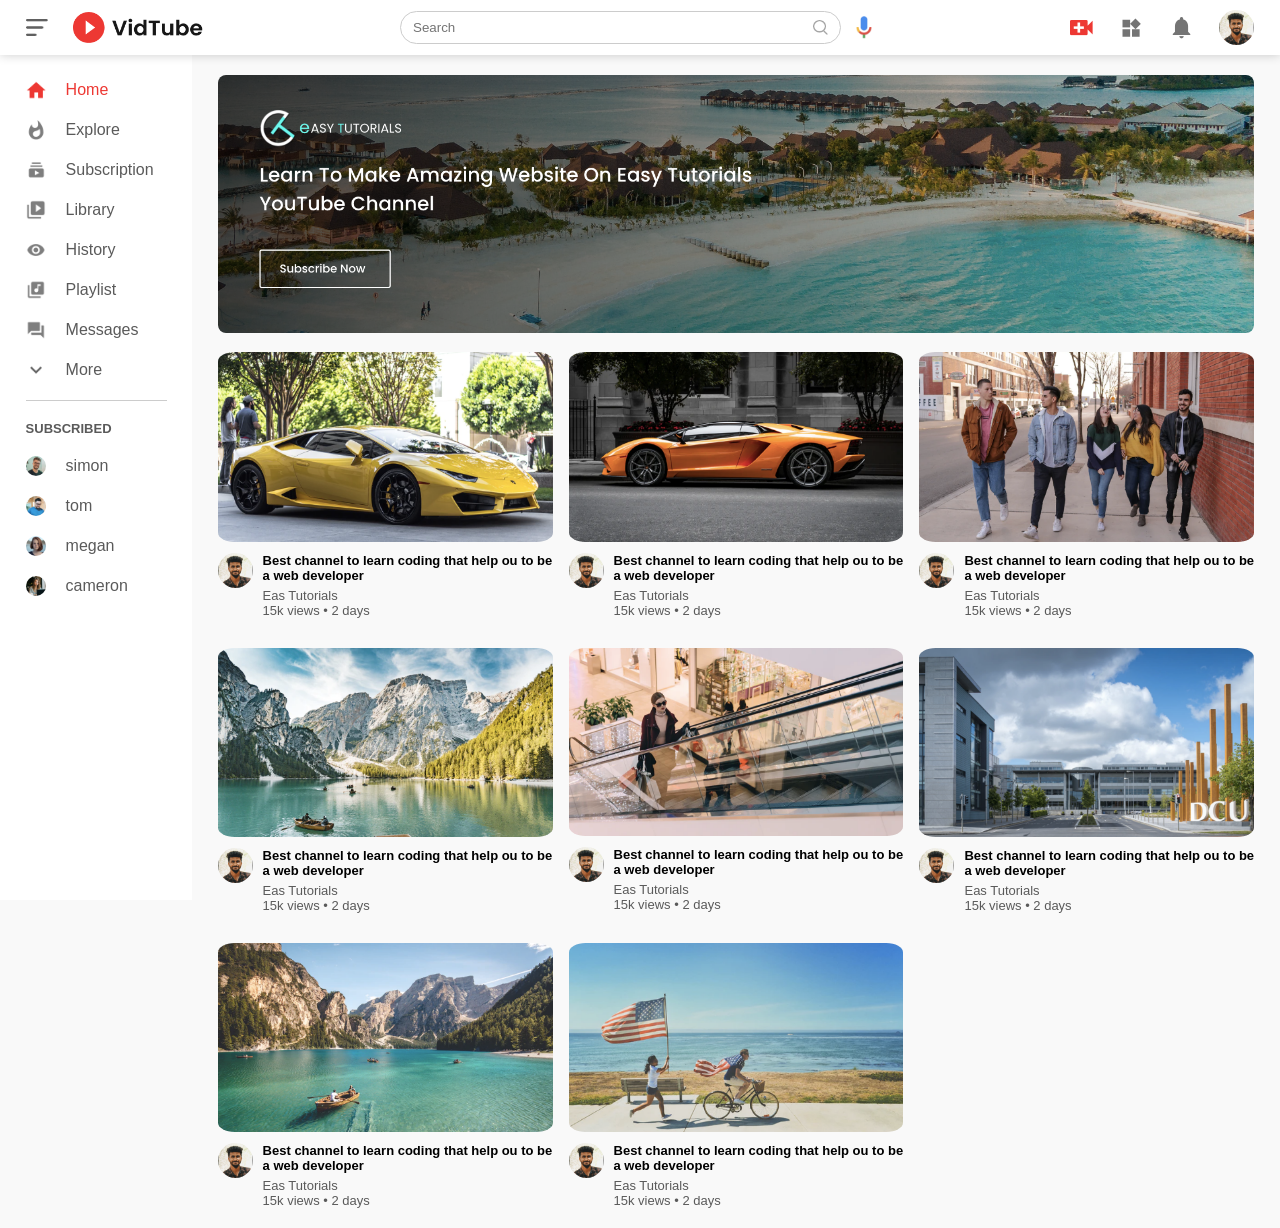
<file: index.html>
<!DOCTYPE html>
<html lang="en">
<head>
    <meta charset="UTF-8">
    <meta http-equiv="X-UA-Compatible" content="IE=edge">
    <meta name="viewport" content="width=device-width, initial-scale=1.0">
    <title>Flix</title>
    <link rel="stylesheet" href="flix.css">
</head>
<body>
    <nav class="flex-div ">
        <div class="nav-left flex-div">
            <img src="image/menu.png" class="menu-icon">
            <img src="image/logo.png" class="logo-icon">
        </div>
        <div class="nav-middle flex-div">
            <div class="search-box flex-div">
                <input type="text" placeholder="Search">
                <img src="image/search.png"> 
            </div>
            <img src="image/voice-search.png" class="mic-icon">
        </div>
        <div class="nav-right flex-div">
            <img src="image/upload.png">
            <img src="image/more.png">
            <img src="image/notification.png">
            <img src="image/sid.png" class="user-icon">
        </div>
    </nav>
    <!-------------------- sidebar --------------------------->
    <div class="sidebar">
         <div class="shortcut-links">
            <a href=""><img src="image/home.png"><p>Home</p></a>
            <a href=""><img src="image/explore.png"><p>Explore</p></a>
            <a href=""><img src="image/subscriprion.png"><p>Subscription</p></a>
            <a href=""><img src="image/library.png"><p>Library</p></a>
            <a href=""><img src="image/history.png"><p>History</p></a>
            <a href=""><img src="image/playlist.png"><p>Playlist</p></a>
            <a href=""><img src="image/messages.png"><p>Messages</p></a>
            <a href=""><img src="image/show-more.png"><p>More</p></a>
            <hr>
         </div>
         <div class="subscribed-list">
            <h3>SUBSCRIBED</h3>
            <a href=""><img src="image/simon.png"><p>simon</p></a>
            <a href=""><img src="image/tom.png"><p>tom</p></a>
            <a href=""><img src="image/megan.png"><p>megan</p></a>
            <a href=""><img src="image/cameron.png"><p>cameron</p></a>
         </div>
    </div>

    <!-----------------------------main--------------------------------->
    <div class="container">
        <div class="banner">
            <img src="image/banner.png">
        </div>
        <div class="list-container">
            <div class="vid-list">
                <a href=""><img src="image/thumbnail8.png" class="thumbnail"></a>
                <div class="flex-div">
                    <img src="image/sid.png">
                    <div class="vid-info">
                        <a href="">Best channel to learn coding that help ou to be a web
                            developer</a>
                            <p>Eas Tutorials</p>
                            <p>15k views &bull; 2 days</p>
                    </div>
                </div>
            </div>
            <div class="vid-list">
                <a href=""><img src="image/thumbnail6.png" class="thumbnail"></a>
                <div class="flex-div">
                    <img src="image/sid.png">
                    <div class="vid-info">
                        <a href="">Best channel to learn coding that help ou to be a web
                            developer</a>
                            <p>Eas Tutorials</p>
                            <p>15k views &bull; 2 days</p>
                    </div>
                </div>
            </div>
            <div class="vid-list">
                <a href=""><img src="image/thumbnail5.png" class="thumbnail"></a>
                <div class="flex-div">
                    <img src="image/sid.png">
                    <div class="vid-info">
                        <a href="">Best channel to learn coding that help ou to be a web
                            developer</a>
                            <p>Eas Tutorials</p>
                            <p>15k views &bull; 2 days</p>
                    </div>
                </div>
            </div>
            <div class="vid-list">
                <a href=""><img src="image/thumbnail4.png" class="thumbnail"></a>
                <div class="flex-div">
                    <img src="image/sid.png">
                    <div class="vid-info">
                        <a href="">Best channel to learn coding that help ou to be a web
                            developer</a>
                            <p>Eas Tutorials</p>
                            <p>15k views &bull; 2 days</p>
                    </div>
                </div>
            </div>
            <div class="vid-list">
                <a href=""><img src="image/thumbnail3.png" class="thumbnail"></a>
                <div class="flex-div">
                    <img src="image/sid.png">
                    <div class="vid-info">
                        <a href="">Best channel to learn coding that help ou to be a web
                            developer</a>
                            <p>Eas Tutorials</p>
                            <p>15k views &bull; 2 days</p>
                    </div>
                </div>
            </div>
            <div class="vid-list">
                <a href=""><img src="image/thumbnail7.png" class="thumbnail"></a>
                <div class="flex-div">
                    <img src="image/sid.png">
                    <div class="vid-info">
                        <a href="">Best channel to learn coding that help ou to be a web
                            developer</a>
                            <p>Eas Tutorials</p>
                            <p>15k views &bull; 2 days</p>
                    </div>
                </div>
            </div>
            <div class="vid-list">
                <a href=""><img src="image/thumbnail1.png" class="thumbnail"></a>
                <div class="flex-div">
                    <img src="image/sid.png">
                    <div class="vid-info">
                        <a href="">Best channel to learn coding that help ou to be a web
                            developer</a>
                            <p>Eas Tutorials</p>
                            <p>15k views &bull; 2 days</p>
                    </div>
                </div>
            </div>
            <div class="vid-list">
                <a href=""><img src="image/thumbnail2.png" class="thumbnail"></a>
                <div class="flex-div">
                    <img src="image/sid.png">
                    <div class="vid-info">
                        <a href="">Best channel to learn coding that help ou to be a web
                            developer</a>
                            <p>Eas Tutorials</p>
                            <p>15k views &bull; 2 days</p>
                    </div>
                </div>
            </div>
        </div>
    </div>
    <script src="flix.js"></script>
</body>
</html>
</file>
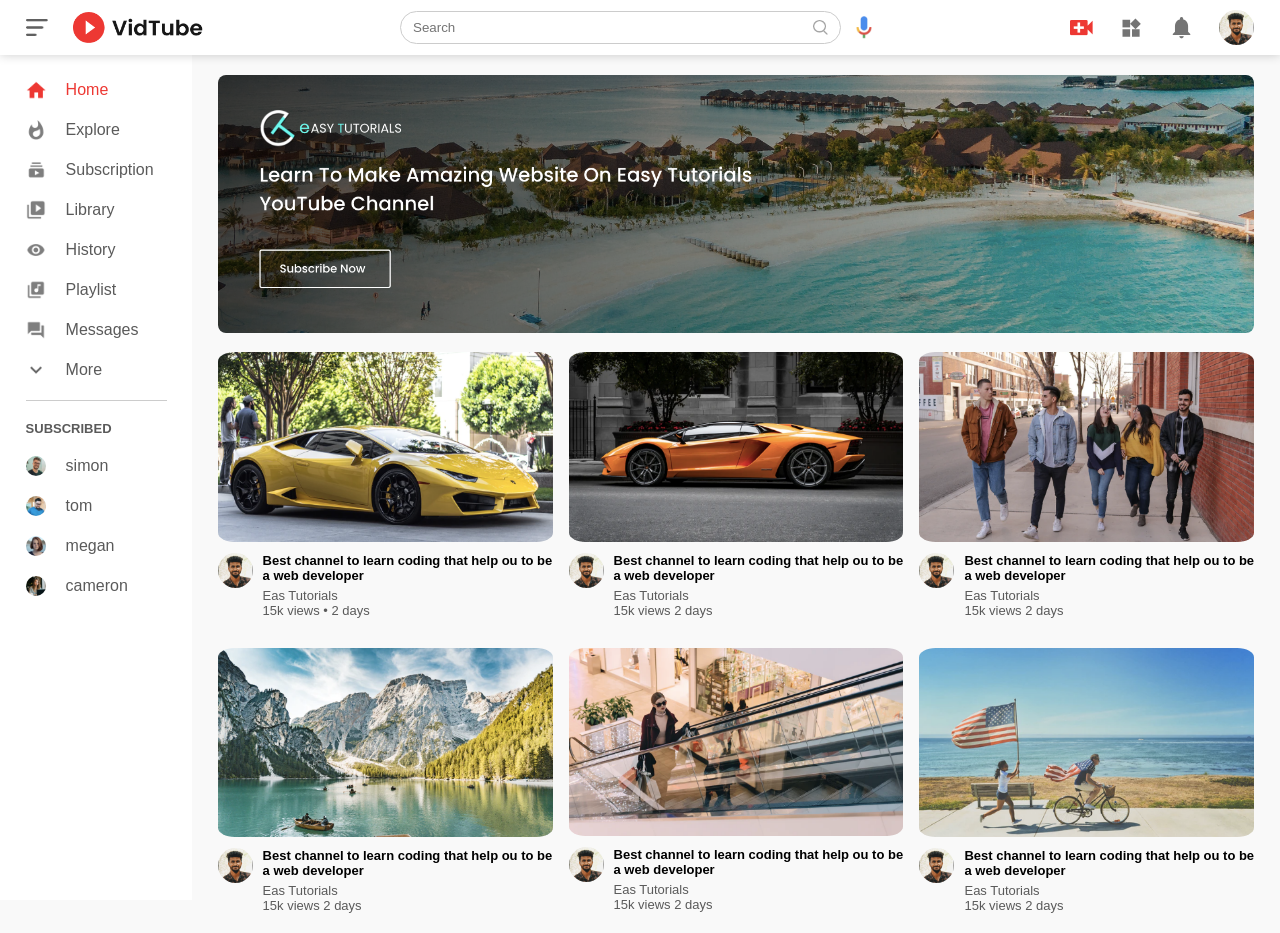
<file: flix.html>
<!DOCTYPE html>
<html lang="en">
<head>
    <meta charset="UTF-8">
    <meta http-equiv="X-UA-Compatible" content="IE=edge">
    <meta name="viewport" content="width=device-width, initial-scale=1.0">
    <title>Flix</title>
    <link rel="stylesheet" href="flix.css">
</head>
<body>
    <nav class="flex-div ">
        <div class="nav-left flex-div">
            <img src="image/menu.png" class="menu-icon">
            <img src="image/logo.png" class="logo-icon">
        </div>
        <div class="nav-middle flex-div">
            <div class="search-box flex-div">
                <input type="text" placeholder="Search">
                <img src="image/search.png"> 
            </div>
            <img src="image/voice-search.png" class="mic-icon">
        </div>
        <div class="nav-right flex-div">
            <img src="image/upload.png">
            <img src="image/more.png">
            <img src="image/notification.png">
            <img src="image/sid.png" class="user-icon">
        </div>
    </nav>
    <!-------------------- sidebar --------------------------->
    <div class="sidebar">
         <div class="shortcut-links">
            <a href=""><img src="image/home.png"><p>Home</p></a>
            <a href=""><img src="image/explore.png"><p>Explore</p></a>
            <a href=""><img src="image/subscriprion.png"><p>Subscription</p></a>
            <a href=""><img src="image/library.png"><p>Library</p></a>
            <a href=""><img src="image/history.png"><p>History</p></a>
            <a href=""><img src="image/playlist.png"><p>Playlist</p></a>
            <a href=""><img src="image/messages.png"><p>Messages</p></a>
            <a href=""><img src="image/show-more.png"><p>More</p></a>
            <hr>
         </div>
         <div class="subscribed-list">
            <h3>SUBSCRIBED</h3>
            <a href=""><img src="image/simon.png"><p>simon</p></a>
            <a href=""><img src="image/tom.png"><p>tom</p></a>
            <a href=""><img src="image/megan.png"><p>megan</p></a>
            <a href=""><img src="image/cameron.png"><p>cameron</p></a>
         </div>
    </div>

    <!-----------------------------main--------------------------------->
    <div class="container">
        <div class="banner">
            <img src="image/banner.png">
        </div>
        <div class="list-container">
            <div class="vid-list">
                <a href=""><img src="image/thumbnail8.png" class="thumbnail"></a>
                <div class="flex-div">
                    <img src="image/sid.png">
                    <div class="vid-info">
                        <a href="">Best channel to learn coding that help ou to be a web
                            developer</a>
                            <p>Eas Tutorials</p>
                            <p>15k views &bull; 2 days</p>
                    </div>
                </div>
            </div>
            <div class="vid-list">
                <a href=""><img src="image/thumbnail6.png" class="thumbnail"></a>
                <div class="flex-div">
                    <img src="image/sid.png">
                    <div class="vid-info">
                        <a href="">Best channel to learn coding that help ou to be a web
                            developer</a>
                            <p>Eas Tutorials</p>
                            <p>15k views 2 days</p>
                    </div>
                </div>
            </div>
            <div class="vid-list">
                <a href=""><img src="image/thumbnail5.png" class="thumbnail"></a>
                <div class="flex-div">
                    <img src="image/sid.png">
                    <div class="vid-info">
                        <a href="">Best channel to learn coding that help ou to be a web
                            developer</a>
                            <p>Eas Tutorials</p>
                            <p>15k views 2 days</p>
                    </div>
                </div>
            </div>
            <div class="vid-list">
                <a href=""><img src="image/thumbnail4.png" class="thumbnail"></a>
                <div class="flex-div">
                    <img src="image/sid.png">
                    <div class="vid-info">
                        <a href="">Best channel to learn coding that help ou to be a web
                            developer</a>
                            <p>Eas Tutorials</p>
                            <p>15k views 2 days</p>
                    </div>
                </div>
            </div>
            <div class="vid-list">
                <a href=""><img src="image/thumbnail3.png" class="thumbnail"></a>
                <div class="flex-div">
                    <img src="image/sid.png">
                    <div class="vid-info">
                        <a href="">Best channel to learn coding that help ou to be a web
                            developer</a>
                            <p>Eas Tutorials</p>
                            <p>15k views 2 days</p>
                    </div>
                </div>
            </div>
            <div class="vid-list">
                <a href=""><img src="image/thumbnail2.png" class="thumbnail"></a>
                <div class="flex-div">
                    <img src="image/sid.png">
                    <div class="vid-info">
                        <a href="">Best channel to learn coding that help ou to be a web
                            developer</a>
                            <p>Eas Tutorials</p>
                            <p>15k views 2 days</p>
                    </div>
                </div>
            </div>
        </div>
    </div>
    <script src="flix.js"></script>
</body>
</html>
</file>
<file: flix.css>
*{
    margin: 0;
    padding: 0;
    font-family: 'poppins',sans-serif;
    box-sizing: border-box;
}
a{
    text-decoration: none;
    color: #5a5a5a;
}
img{
    cursor: pointer;
}

.flex-div{
    display: flex;
    align-items: center;
}       
nav{
    padding: 10px 2%;
    justify-content: space-between;
    box-shadow: 0 0 10px rgba(0, 0, 0, 0.2);
    background: #fff;
    position: sticky;
    top: 0;
    z-index: 10;
}
.nav-right img{
    width: 25px;
    margin-right: 25px;
}
.nav-right .user-icon{
    width: 35px;
    border-radius: 50%;
    margin-right: 0;
}
.nav-left .menu-icon{
    width: 22px;
    margin-right: 25px;
}
.nav-left .logo-icon{
    width: 130px;
}
.nav-middle .mic-icon{
    width: 16px;
}
.nav-middle .search-box{
    border: 1px solid #ccc;
    margin-right: 15px;
    padding: 8px 12px;
    border-radius: 25px;
}
.nav-middle .search-box input{
    width: 400px;
    border: 0;
    outline: 0;
    background: transparent;
}
.nav-middle .search-box img{
    width:  15px;
}
.sidebar{
    background-color:#fff;
    width: 15%;
    height: 100vh;
    position: absolute;
    top: 0;
    padding-left: 2%;
    padding-top: 80px;
}
.shortcut-links a img{
    width: 20px;
    margin-right: 20px;
}
.shortcut-links a{
    display: flex;
    align-items: center;
    margin-bottom: 20px;
    width: fit-content;
    flex-wrap: wrap;
}
.shortcut-links a:first-child{
    color: #ed3833;
}
.sidebar hr{
    border: 0;
    height: 1px;
    background: #ccc;
    width: 85%;
}
.subscribed-list h3{
    font-size: 13px;
    margin: 20px 0;
    color: #5a5a5a;
}
.subscribed-list a{
    display: flex;
    align-items: center;
    margin-bottom: 20px;
    width: fit-content;
    flex-wrap: wrap;
}
.subscribed-list img{
    width: 20px;
    margin-right: 20px;
    border-radius: 50%;
}
.small-sidebar{
    width: 5%;
}
.small-sidebar a p{
    display: none;
}
.small-sidebar h3{
    display: none;
}
.small-sidebar hr{
    width: 50%;
    margin-bottom: 25%;
}
/*-----------main-------------*/

.container{
    background: #f9f9f9;
    padding-left: 17%;
    padding-right: 2%;
    padding-top: 20px;
    padding-bottom: 20px;
}
.large-container{
    padding-left: 7%;
}
.banner{
    width: 100%;
}
.banner img{
    width: 100%;
    border-radius: 8px;
}
.list-container{
    display: grid;
    grid-template-columns: repeat(auto-fit, minmax(250px,1fr));
    column-gap: 16px;
    row-gap: 30px;
    margin-top: 15px;
}
.vid-list .thumbnail{
    width: 100%;
    border-radius: 5%;
}
.vid-list .flex-div{
    align-items: flex-start;
    margin-top: 7px;
}
.vid-list .flex-div img{
    width: 35px;
    margin-right: 10px;
    border-radius: 50%;
}
.vid-info{
    color: #5a5a5a;
    font-size: 13px;
}
.vid-info a{
    color: #000;
    font-weight: 600;
    display: block;
    margin-bottom: 5px;   
}
@media(max-width:900px){
    .menu-icon{
        display: none;
    }
    .sidebar{
        display: none;
    }
    .container{
        padding-left: 5%;
        padding-right: 5%;
    }
    .nav-right img{
        display: none;
    }
    .nav-right .user-icon{
        display: block;
        width: 30px;
    }
    .nav-middle .search-box input{
        width: 100px;
    }
    .nav-middle .mic-icon{
        display: none;
    }
    .logo-icon{
        width: 90px;
    }

}
</file>
